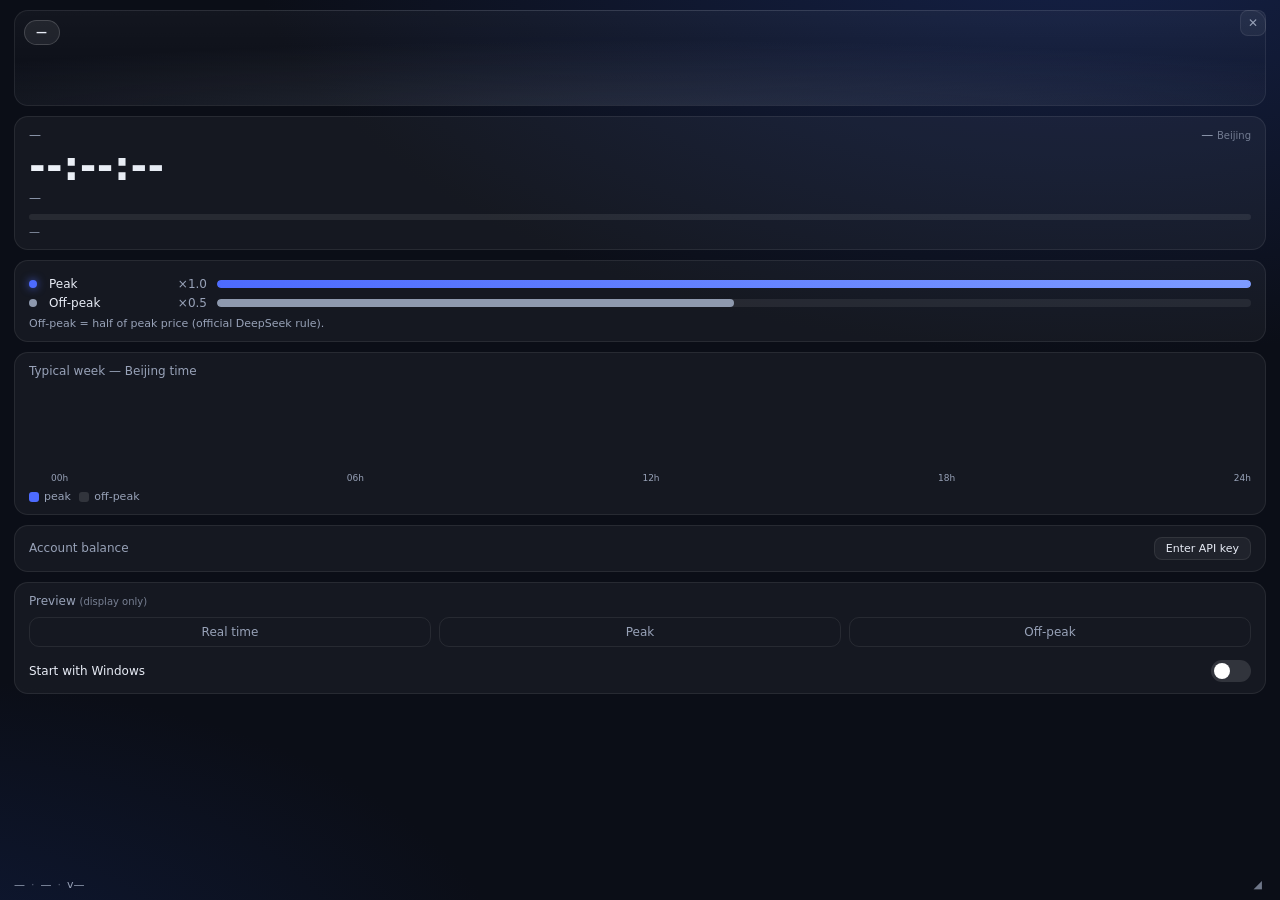
<file: web/index.html>
<!doctype html>
<html lang="en">
<head>
<meta charset="utf-8">
<title>DeepSeek Status</title>
<link rel="stylesheet" href="style.css">
</head>
<body>
<div id="app" class="offpeak">
  <header id="hero" class="pywebview-drag-region">
    <button id="closeBtn" title="Close (Esc)">✕</button>
    <div class="chip" id="chip">—</div>
    <div class="scene">
      <div class="swimmer"><svg id="whale" viewBox="0 0 24 24" aria-hidden="true"><path id="whalePath" d=""/></svg></div>
      <div class="bubbles"><i></i><i></i><i></i><i></i></div>
      <div class="zzz"><span>z</span><span>z</span><span>z</span></div>
      <div id="previewBanner" hidden>
        <span>Preview mode — live countdown</span>
        <button id="exitPreview">exit</button>
      </div>
    </div>
  </header>

  <main>
    <section class="card">
      <div class="row">
        <span class="label" id="nextLabel">—</span>
        <span class="clock"><span id="beijingClock">—</span> <small>Beijing</small></span>
      </div>
      <div class="big" id="countdown">--:--:--</div>
      <div class="sub" id="nextAt">—</div>
      <div class="progress"><div id="progressFill"></div></div>
      <div class="meta" id="progressMeta">—</div>
    </section>

    <section class="card prices">
      <div class="price-row">
        <span class="dot peak-dot"></span><span class="pname">Peak</span>
        <span class="mult">×1.0</span>
        <div class="bar"><i class="bar-peak" style="width:100%"></i></div>
      </div>
      <div class="price-row">
        <span class="dot off-dot"></span><span class="pname">Off-peak</span>
        <span class="mult">×0.5</span>
        <div class="bar"><i class="bar-off" style="width:50%"></i></div>
      </div>
      <div class="hint">Off-peak = half of peak price (official DeepSeek rule).</div>
    </section>

    <section class="card">
      <div class="label">Typical week — Beijing time</div>
      <div class="weekwrap">
        <div id="dayCol"></div>
        <div id="weekGrid"></div>
      </div>
      <div class="hours-row"><span>00h</span><span>06h</span><span>12h</span><span>18h</span><span>24h</span></div>
      <div class="legend"><span class="sw sw-peak"></span>peak&nbsp;<span class="sw sw-off"></span>off-peak</div>
    </section>

    <section class="card" id="balanceCard">
      <div class="row">
        <span class="label">Account balance</span>
        <button id="balanceAction" class="mini-btn">Enter API key</button>
      </div>
      <div id="balanceBody" class="balance-body" hidden>
        <div id="balanceRows"></div>
        <div class="balance-foot">
          <span id="balanceTime">—</span>
          <button id="balanceRefresh" class="mini-btn">Refresh</button>
        </div>
      </div>
      <div id="balanceErr" class="balance-err" hidden>—</div>
      <div id="keyEditor" hidden>
        <input id="keyInput" type="password" placeholder="Paste your DeepSeek API key (sk-…)" spellcheck="false" autocomplete="off">
        <div class="key-row">
          <button id="keySave" class="mini-btn primary">Save</button>
          <button id="keyCancel" class="mini-btn">Cancel</button>
          <button id="keyRemove" class="mini-btn danger">Remove key</button>
        </div>
        <div class="hint">Stored in Windows Credential Manager (never in a file).
          The app calls <code>GET /user/balance</code> only — it costs nothing.
          Without a key, no request is ever made.</div>
      </div>
    </section>

    <section class="card settings">
      <div class="label">Preview <small>(display only)</small></div>
      <div class="pills" id="pills">
        <button data-mode="">Real time</button>
        <button data-mode="peak">Peak</button>
        <button data-mode="offPeak">Off-peak</button>
      </div>
      <label class="toggle-row">
        <span>Start with Windows</span>
        <span class="toggle"><input type="checkbox" id="loginToggle"><i></i></span>
      </label>
    </section>
  </main>

  <footer>
    <span id="tzNote">—</span><span class="sep">·</span><span id="beijingDate">—</span><span class="sep">·</span><span id="ver">v—</span>
    <span id="grip" title="Resize">◢</span>
  </footer>
</div>
<script src="app.js"></script>
</body>
</html>
</file>
<file: web/style.css>
:root{
  --bg:#0B0E17;
  --card:rgba(255,255,255,.045);
  --border:rgba(255,255,255,.08);
  --text:#E8ECF6;
  --muted:#98A2B8;
  --accent:#4D6BFE;
  --accent-soft:rgba(77,107,254,.16);
}
*{box-sizing:border-box;margin:0;padding:0}
html,body{height:100%}
body{
  background:
    radial-gradient(120% 90% at 85% -10%, #15224A 0%, transparent 55%),
    radial-gradient(100% 70% at -10% 110%, #0F1A38 0%, transparent 50%),
    var(--bg);
  color:var(--text);
  font-family:"Segoe UI Variable Display","Segoe UI",system-ui,sans-serif;
  font-size:13px;
  overflow:hidden;
  user-select:none;-webkit-user-select:none;
}
#app{display:flex;flex-direction:column;height:100vh;padding:10px 14px 6px}
#app.peak{--wfill:#7D9BFF;--glow:rgba(77,107,254,.55);--chipbg:rgba(77,107,254,.16);--chipbd:rgba(77,107,254,.5)}
#app.offpeak{--wfill:#8E99AE;--glow:rgba(140,150,170,.22);--chipbg:rgba(255,255,255,.07);--chipbd:rgba(255,255,255,.16)}

/* ------------------------------------------------ header / aquarium */
#hero{position:relative;flex:0 0 auto}
.scene{
  position:relative;height:96px;border-radius:14px;overflow:hidden;
  border:1px solid var(--border);
  background:
    radial-gradient(120% 140% at 50% 118%, var(--glow) 0%, transparent 62%),
    linear-gradient(180deg, rgba(255,255,255,.035), rgba(255,255,255,0));
}
.chip{
  position:absolute;left:10px;top:10px;z-index:4;padding:5px 11px;border-radius:999px;
  background:var(--chipbg);border:1px solid var(--chipbd);
  font-size:11px;font-weight:600;letter-spacing:.5px;
}
#closeBtn{
  position:absolute;right:0;top:0;z-index:5;width:26px;height:26px;border-radius:8px;
  border:1px solid var(--border);background:rgba(255,255,255,.05);color:var(--muted);
  cursor:pointer;font-size:12px;line-height:1;
}
#closeBtn:hover{color:#fff;background:rgba(255,255,255,.12)}

.swimmer{position:absolute;left:0;right:0;bottom:20px;display:flex;justify-content:center}
#whale{width:80px;fill:var(--wfill);filter:drop-shadow(0 0 16px var(--glow))}
#app.peak .swimmer{animation:swim 5s ease-in-out infinite alternate}
@keyframes swim{from{transform:translateX(-52px)}to{transform:translateX(52px)}}
#app.peak #whale{animation:bob 2.5s ease-in-out infinite}
@keyframes bob{0%,100%{transform:rotate(-4deg) translateY(0)}50%{transform:rotate(5deg) translateY(-4px)}}
#app.offpeak .swimmer{transform:translateY(3px)}
#app.offpeak #whale{animation:breathe 4s ease-in-out infinite}
@keyframes breathe{0%,100%{transform:rotate(-7deg) scale(1)}50%{transform:rotate(-7deg) scale(1.045)}}

.bubbles i{
  position:absolute;bottom:18px;width:7px;height:7px;border-radius:50%;
  background:radial-gradient(circle at 35% 30%, rgba(255,255,255,.85), rgba(125,155,255,.35));
  opacity:0;display:none;
}
#app.peak .bubbles i{display:block;animation:rise 3.2s linear infinite}
.bubbles i:nth-child(1){left:30%}
.bubbles i:nth-child(2){left:38%;width:5px;height:5px;animation-delay:1.1s}
.bubbles i:nth-child(3){left:47%;animation-delay:2.2s}
.bubbles i:nth-child(4){left:24%;width:4px;height:4px;animation-delay:1.7s}
@keyframes rise{0%{transform:translateY(0);opacity:0}15%{opacity:.9}100%{transform:translateY(-60px);opacity:0}}

.zzz{position:absolute;right:64px;top:14px;width:44px;height:12px;display:none}
#app.offpeak .zzz{display:block}
.zzz span{position:absolute;left:0;top:0;color:var(--muted);font-weight:600;opacity:0;animation:zfloat 4.5s ease-in-out infinite}
.zzz span:nth-child(2){animation-delay:1.5s;font-size:15px;margin-left:12px}
.zzz span:nth-child(3){animation-delay:3s;font-size:12px;margin-left:24px}
@keyframes zfloat{0%{transform:translate(0,0);opacity:0}20%{opacity:.9}100%{transform:translate(10px,-24px);opacity:0}}

#previewBanner{
  position:absolute;left:50%;transform:translateX(-50%);bottom:8px;z-index:4;
  display:flex;gap:8px;align-items:center;
  background:rgba(255,193,7,.14);border:1px solid rgba(255,193,7,.4);
  color:#FFE49C;font-size:11px;padding:3px 10px;border-radius:999px;
}
#previewBanner[hidden]{display:none!important}
#previewBanner button{background:transparent;border:none;color:#FFD966;cursor:pointer;font-size:11px;text-decoration:underline;font-family:inherit}

/* ------------------------------------------------------- cards */
/* min-height:0 + overflow-y:auto : the content scrolls if the window is
   small, so the footer can never overlap the preview buttons again. */
main{flex:1 1 auto;min-height:0;overflow-y:auto;overflow-x:hidden;scrollbar-width:thin;scrollbar-color:rgba(255,255,255,.18) transparent}
main::-webkit-scrollbar{width:6px}
main::-webkit-scrollbar-thumb{background:rgba(255,255,255,.18);border-radius:99px}
.card{
  flex:0 0 auto;
  background:var(--card);border:1px solid var(--border);border-radius:14px;
  padding:11px 14px;margin-top:10px;
}
.row{display:flex;justify-content:space-between;align-items:baseline}
.label{color:var(--muted);font-size:12px}
.label small{opacity:.75}
.clock{color:var(--muted);font-variant-numeric:tabular-nums;font-size:12px}
.clock small{font-size:10px;opacity:.7}
.big{
  font-size:40px;font-weight:650;letter-spacing:.5px;line-height:1.18;
  font-variant-numeric:tabular-nums;margin:1px 0;
  background:linear-gradient(90deg,#FFFFFF,#B9C6FF);
  -webkit-background-clip:text;background-clip:text;color:transparent;
}
#app.offpeak .big{background:linear-gradient(90deg,#EDF1F8,#A9B4C8);-webkit-background-clip:text;background-clip:text}
.sub{color:var(--muted);font-size:12px}
.progress{height:6px;border-radius:99px;background:rgba(255,255,255,.08);margin:9px 0 5px;overflow:hidden}
#progressFill{height:100%;width:0%;border-radius:99px;background:linear-gradient(90deg,#4D6BFE,#7D9BFF);transition:width 1s linear}
.meta{color:var(--muted);font-size:11px}

/* -------------------------------------------------- price bars */
.price-row{display:grid;grid-template-columns:10px minmax(88px,104px) 44px 1fr;gap:10px;align-items:center;margin:5px 0}
.dot{width:8px;height:8px;border-radius:50%}
.peak-dot{background:#4D6BFE;box-shadow:0 0 8px rgba(77,107,254,.8)}
.off-dot{background:#8E99AE}
.pname{font-size:12px}
.mult{color:var(--muted);font-variant-numeric:tabular-nums;text-align:right;font-size:12px}
.bar{height:8px;background:rgba(255,255,255,.07);border-radius:99px;overflow:hidden}
.bar i{display:block;height:100%;border-radius:99px}
.bar-peak{background:linear-gradient(90deg,#4D6BFE,#7D9BFF)}
.bar-off{background:#8E99AE}
.hint{color:var(--muted);font-size:11px;margin-top:7px}

/* ------------------------------------------------- weekly heatmap */
.weekwrap{display:grid;grid-template-columns:16px 1fr;gap:6px;margin-top:9px}
#dayCol{display:grid;grid-template-rows:repeat(7,9px);gap:3px;color:var(--muted);font-size:9px;text-align:center;line-height:9px}
#weekGrid{display:grid;grid-template-rows:repeat(7,9px);gap:3px}
.crow{display:grid;grid-template-columns:repeat(24,1fr);gap:2px}
.cell{height:9px;border-radius:2.5px;background:rgba(255,255,255,.07)}
.cell.on{background:linear-gradient(180deg,#5D7AFE,#3E58E0)}
.cell.now{outline:1.5px solid #fff;outline-offset:1px}
.hours-row{display:flex;justify-content:space-between;margin:5px 0 0 22px;color:var(--muted);font-size:9px}
.legend{margin-top:7px;color:var(--muted);font-size:11px;display:flex;align-items:center;gap:5px}
.sw{width:10px;height:10px;border-radius:3px;display:inline-block}
.sw-peak{background:#4D6BFE}
.sw-off{background:rgba(255,255,255,.12)}

/* -------------------------------------------------- balance card */
.mini-btn{
  border:1px solid var(--border);background:rgba(255,255,255,.05);color:var(--text);
  font-size:11px;padding:4px 11px;border-radius:8px;cursor:pointer;font-family:inherit;
  white-space:nowrap;
}
.mini-btn:hover{background:rgba(255,255,255,.12)}
.mini-btn:disabled{opacity:.45;cursor:default}
.mini-btn.primary{background:var(--accent-soft);border-color:rgba(77,107,254,.55);color:#DCE4FF}
.mini-btn.danger{color:#FFB4AB;border-color:rgba(255,80,80,.35)}
.balance-body{margin-top:8px}
.bal-row{display:flex;align-items:baseline;gap:8px;margin:3px 0}
.bal-amount{font-size:22px;font-weight:650;font-variant-numeric:tabular-nums}
.bal-split{color:var(--muted);font-size:11px;font-variant-numeric:tabular-nums}
.bal-load{color:var(--muted);font-size:12px;padding:6px 0}
.bal-warn{margin-top:6px;font-size:11px;color:#FFD966;background:rgba(255,193,7,.12);
  border:1px solid rgba(255,193,7,.35);padding:4px 9px;border-radius:8px}
.balance-foot{display:flex;justify-content:space-between;align-items:center;margin-top:8px}
.balance-foot span{color:var(--muted);font-size:11px;font-variant-numeric:tabular-nums}
.balance-err{margin-top:8px;font-size:12px;color:#FFB4AB;
  background:rgba(255,80,80,.08);border:1px solid rgba(255,80,80,.25);
  padding:6px 10px;border-radius:9px}
#keyEditor{margin-top:9px}
#keyInput{
  width:100%;box-sizing:border-box;padding:8px 11px;border-radius:9px;
  border:1px solid var(--border);background:rgba(0,0,0,.35);color:var(--text);
  font-size:12px;font-family:inherit;outline:none;
}
#keyInput:focus{border-color:rgba(77,107,254,.6)}
#keyInput[hidden]{display:none}
.key-row{display:flex;gap:8px;margin-top:8px}
.key-row .mini-btn{flex:0 0 auto}
#keyRemove{margin-left:auto}
#keyEditor .hint{margin-top:8px}
#keyEditor code{color:var(--muted);font-family:Consolas,monospace;font-size:11px}

/* ---------------------------------------------------- settings */
.pills{display:flex;gap:8px;margin:9px 0 11px}
.pills button{
  flex:1;padding:7px 0;border-radius:10px;border:1px solid var(--border);
  background:transparent;color:var(--muted);font-size:12px;cursor:pointer;font-family:inherit;
}
.pills button:hover{color:var(--text);border-color:rgba(255,255,255,.2)}
.pills button.active{background:var(--accent-soft);border-color:rgba(77,107,254,.55);color:#DCE4FF}
.toggle-row{display:flex;justify-content:space-between;align-items:center;padding-top:2px;font-size:12px}
.toggle{position:relative;width:40px;height:22px;display:inline-block}
.toggle input{opacity:0;position:absolute;inset:0;cursor:pointer;margin:0}
.toggle i{position:absolute;inset:0;border-radius:999px;background:rgba(255,255,255,.12);transition:.2s;pointer-events:none}
.toggle i::after{content:"";position:absolute;left:3px;top:3px;width:16px;height:16px;border-radius:50%;background:#fff;transition:.2s}
.toggle input:checked + i{background:#4D6BFE}
.toggle input:checked + i::after{transform:translateX(18px)}

/* ------------------------------------------------------- footer */
/* Normal flow after the scrolling area: it can never overlap the cards. */
footer{
  flex:0 0 auto;margin-top:6px;padding:5px 0 2px;color:var(--muted);
  font-size:11px;display:flex;gap:6px;align-items:center;
}
footer .sep{opacity:.5}
#grip{
  margin-left:auto;cursor:nwse-resize;color:var(--muted);font-size:11px;
  padding:2px 4px;border-radius:6px;line-height:1;opacity:.7;
}
#grip:hover{opacity:1;color:var(--text);background:rgba(255,255,255,.08)}

/* Compact variant so the whole panel fits short viewports (DPI 125%). */
@media (max-height:580px){
  .scene{height:78px}
  #whale{width:64px}
  .big{font-size:30px}
  .card{padding:8px 12px;margin-top:8px}
}
</file>
